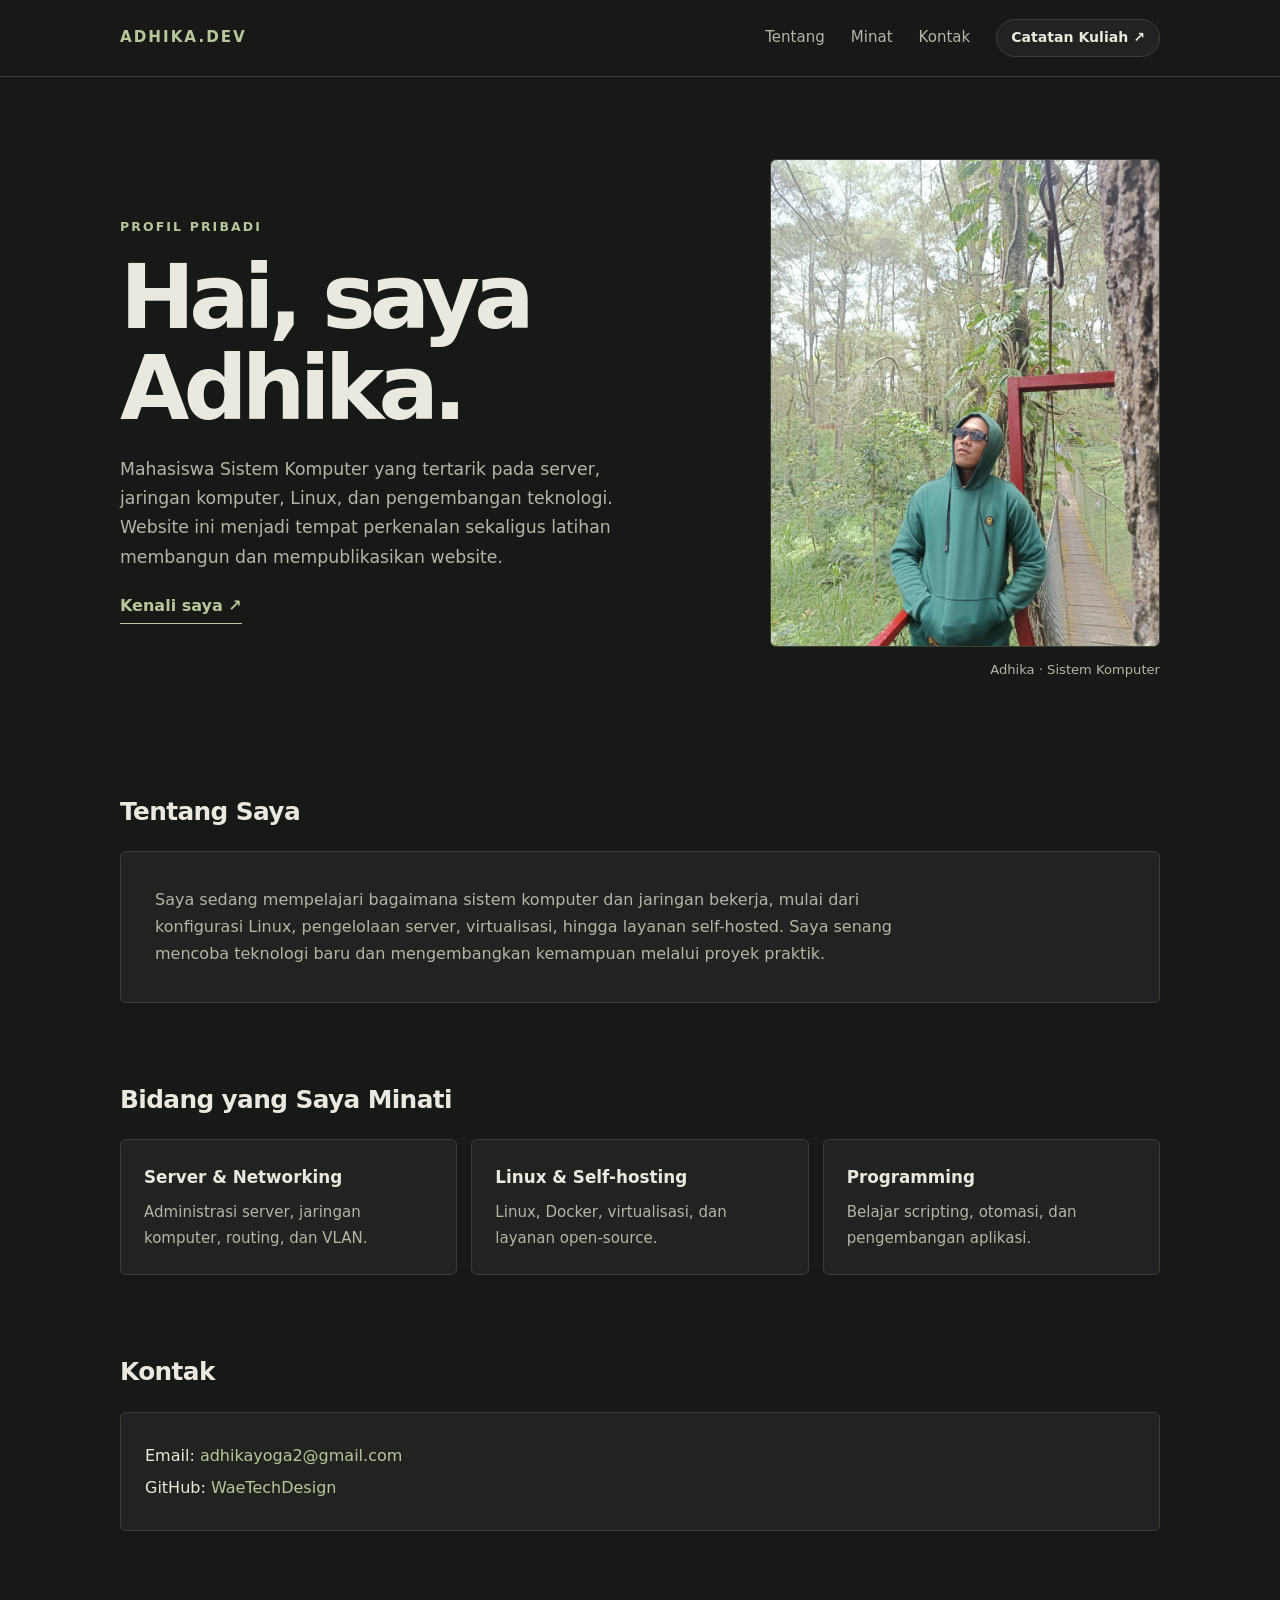
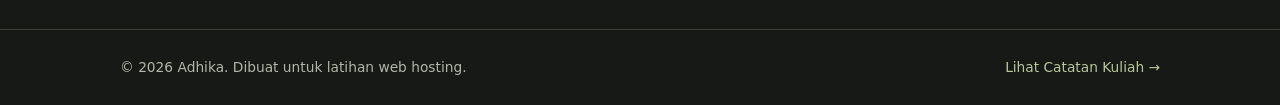
<file: index.html>
<!DOCTYPE html>
<html lang="id">
<head>
  <meta charset="UTF-8">
  <meta name="viewport" content="width=device-width, initial-scale=1.0">
  <meta name="description" content="Profil pribadi Adhika, mahasiswa Sistem Komputer yang tertarik pada server, jaringan, dan Linux.">
  <title>Adhika &mdash; Profil Pribadi</title>
  <link rel="stylesheet" href="style.css">
  <script src="script.js" defer></script>
</head>
<body>
  <header>
    <nav class="container" aria-label="Navigasi utama">
      <a class="brand" href="index.html">ADHIKA.DEV</a>
      <div class="nav-links">
        <a href="#tentang">Tentang</a>
        <a href="#minat">Minat</a>
        <a href="#kontak">Kontak</a>
        <a href="kuliah.html" class="nav-pill">Catatan Kuliah &#x2197;</a>
      </div>
    </nav>
  </header>

  <main class="container">
    <div class="hero">
      <div>
        <div class="eyebrow">Profil Pribadi</div>
        <h1>Hai, saya<br>Adhika.</h1>
        <p class="intro">Mahasiswa Sistem Komputer yang tertarik pada server, jaringan komputer, Linux, dan pengembangan teknologi. Website ini menjadi tempat perkenalan sekaligus latihan membangun dan mempublikasikan website.</p>
        <a class="text-link" href="#tentang">Kenali saya <span aria-hidden="true">↗</span></a>
      </div>
      <div class="portrait-wrap">
        <img class="portrait" src="assets/adhika-profile.jpg" alt="Foto profil Adhika di area hutan">
        <div class="portrait-caption">Adhika · Sistem Komputer</div>
      </div>
    </div>

    <section id="tentang">
      <h2 class="section-heading">Tentang Saya</h2>
      <div class="about">
        <p>Saya sedang mempelajari bagaimana sistem komputer dan jaringan bekerja, mulai dari konfigurasi Linux, pengelolaan server, virtualisasi, hingga layanan self-hosted. Saya senang mencoba teknologi baru dan mengembangkan kemampuan melalui proyek praktik.</p>
      </div>
    </section>

    <section id="minat">
      <h2 class="section-heading">Bidang yang Saya Minati</h2>
      <div class="skills">
        <article class="skill-card">
          <h3>Server &amp; Networking</h3>
          <p>Administrasi server, jaringan komputer, routing, dan VLAN.</p>
        </article>
        <article class="skill-card">
          <h3>Linux &amp; Self-hosting</h3>
          <p>Linux, Docker, virtualisasi, dan layanan open-source.</p>
        </article>
        <article class="skill-card">
          <h3>Programming</h3>
          <p>Belajar scripting, otomasi, dan pengembangan aplikasi.</p>
        </article>
      </div>
    </section>

    <section id="kontak">
      <h2 class="section-heading">Kontak</h2>
      <div class="contact">
        <p>Email: <a class="contact-link" href="mailto:adhikayoga2@gmail.com">adhikayoga2@gmail.com</a></p>
        <p>GitHub: <a class="contact-link" href="https://github.com/WaeTechDesign" target="_blank" rel="noopener noreferrer">WaeTechDesign</a></p>
      </div>
    </section>
  </main>

  <footer>
    <div class="container">
      <div>&copy; <span id="year"></span> Adhika. Dibuat untuk latihan web hosting.</div>
      <div><a href="kuliah.html" class="contact-link">Lihat Catatan Kuliah &rarr;</a></div>
    </div>
  </footer>
</body>
</html>
</file>
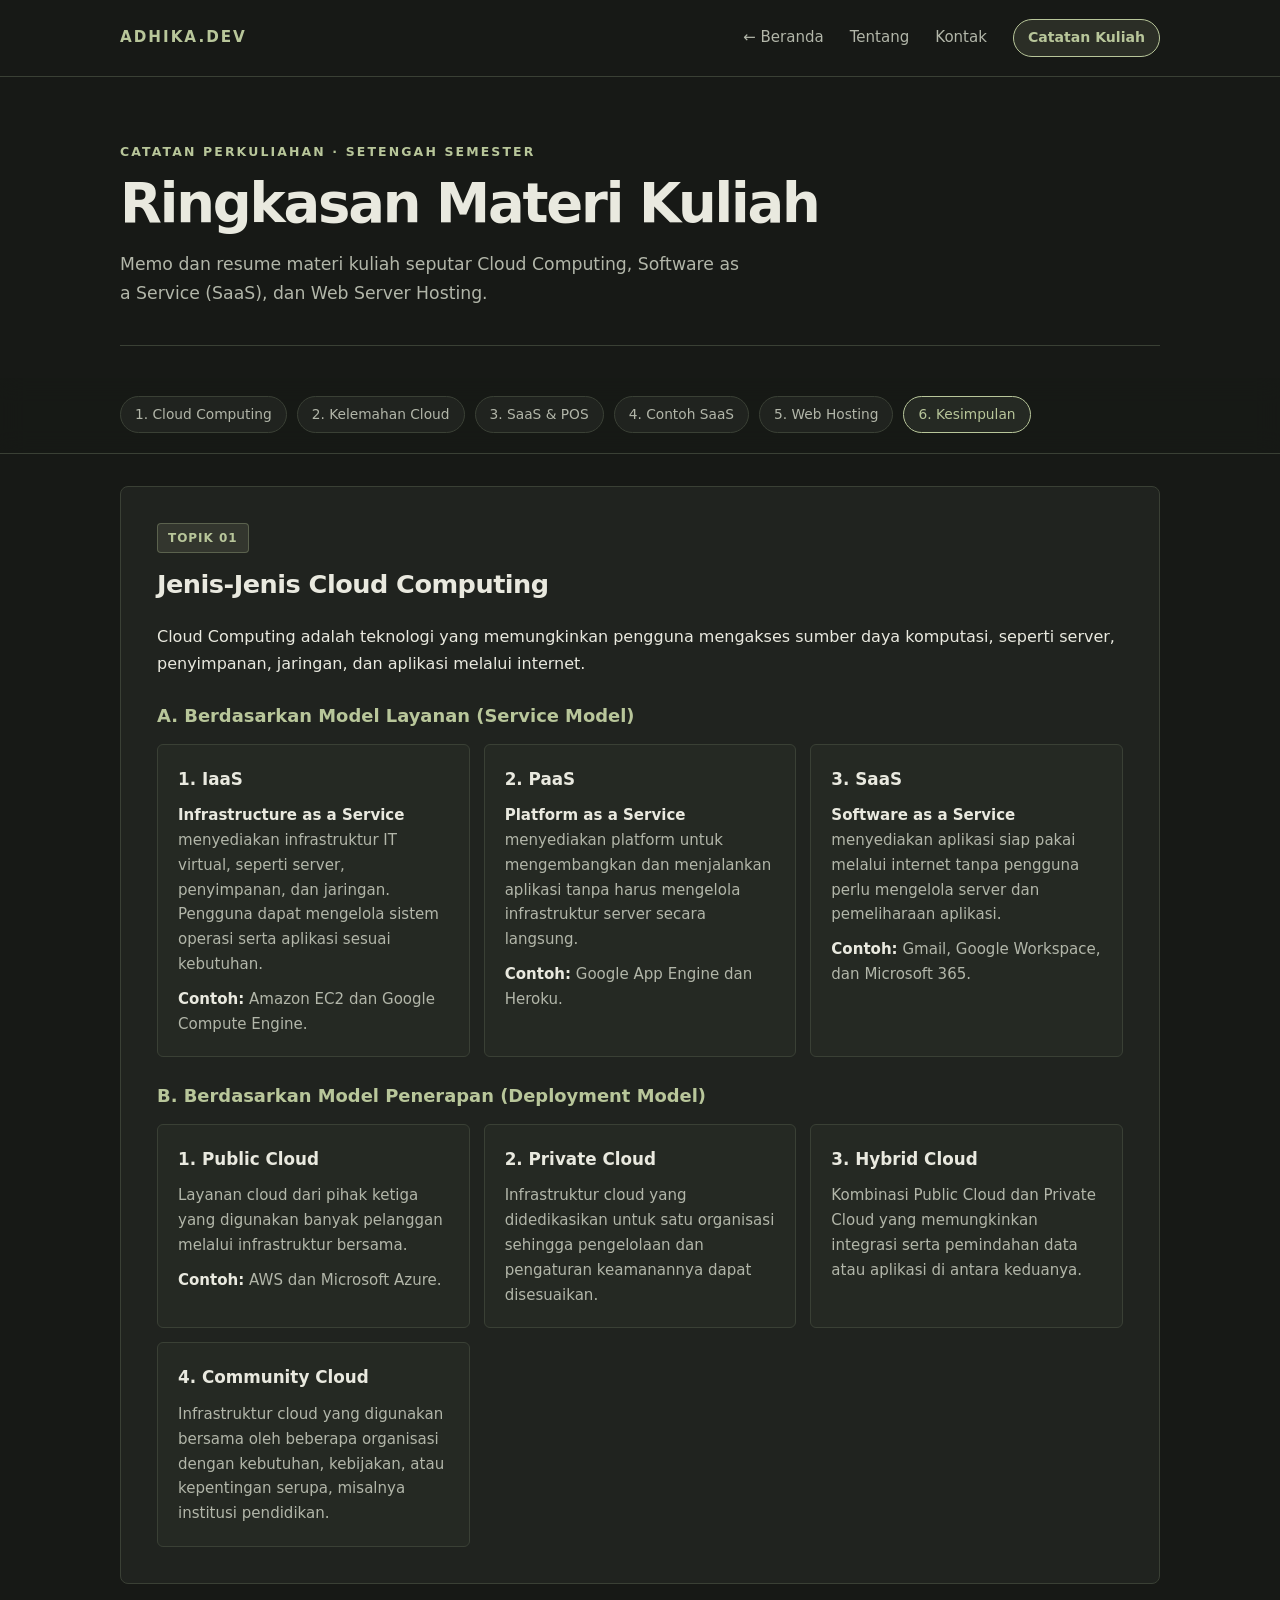
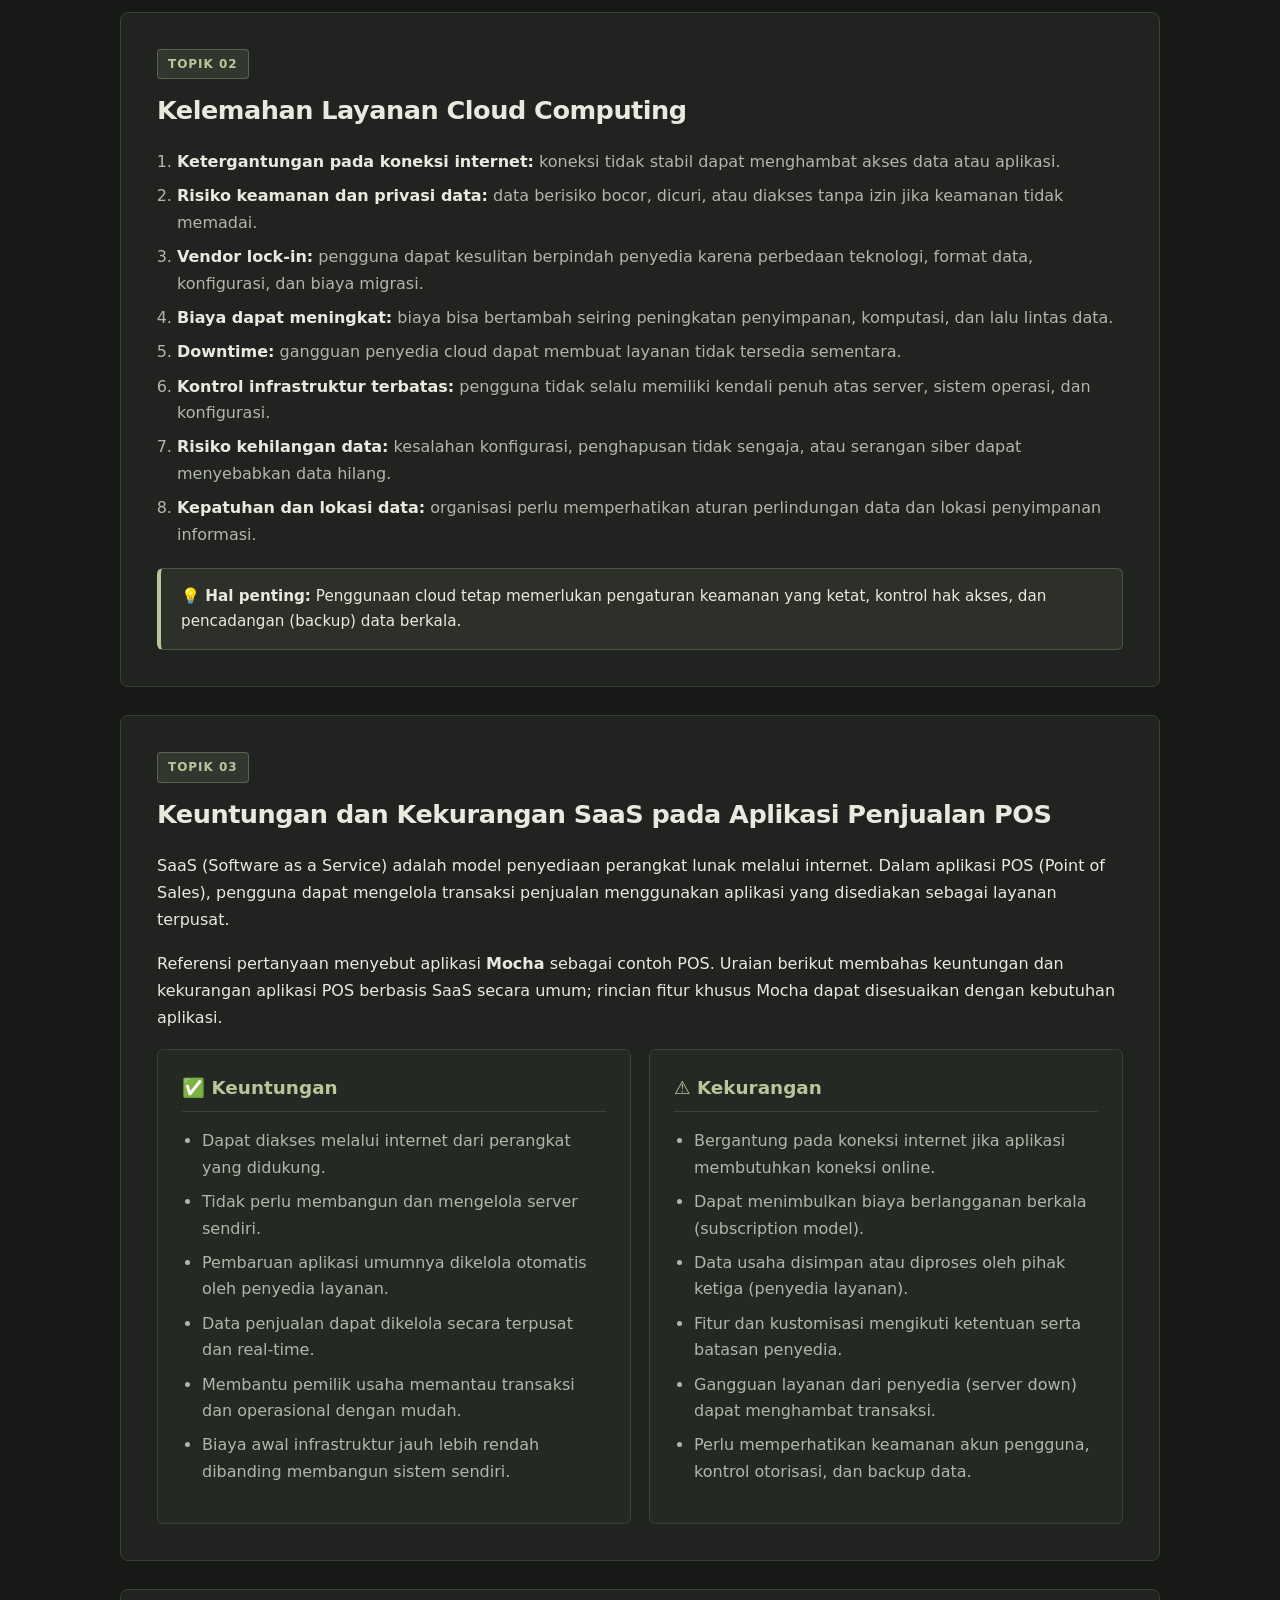
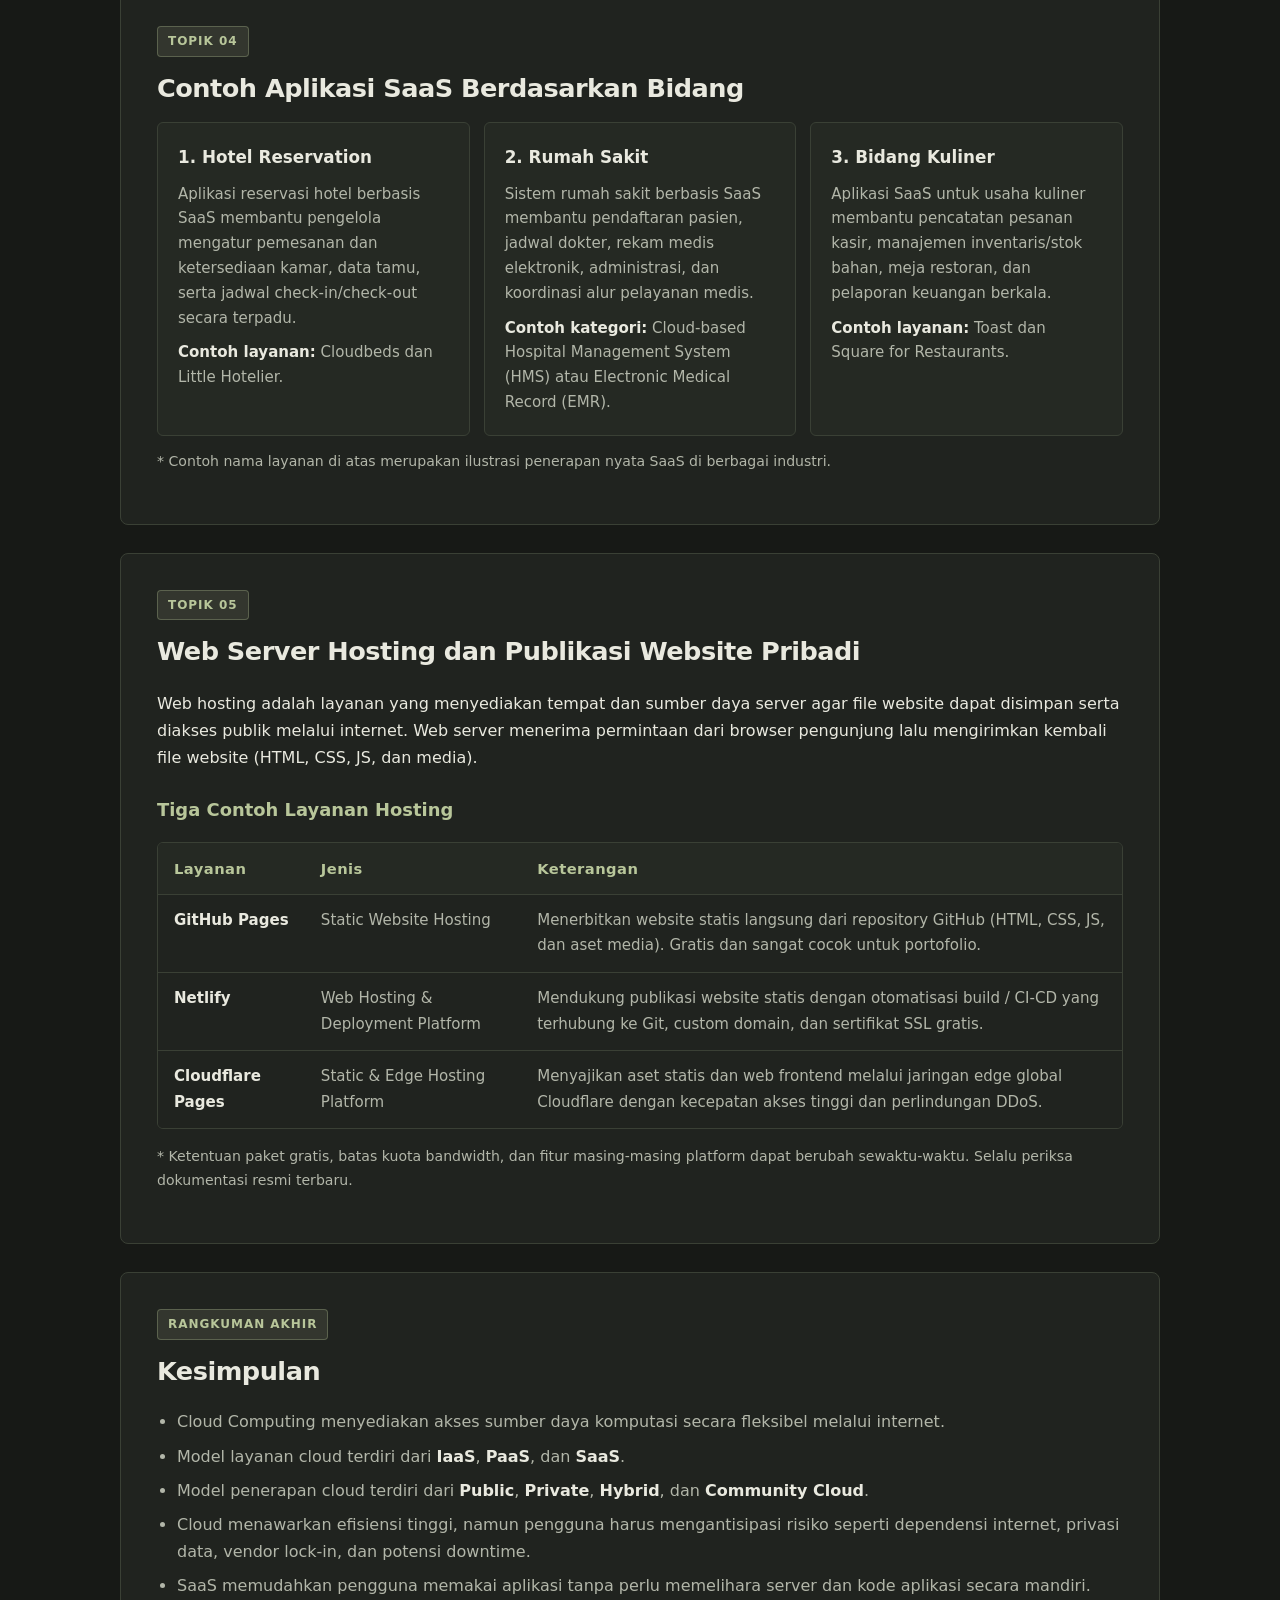
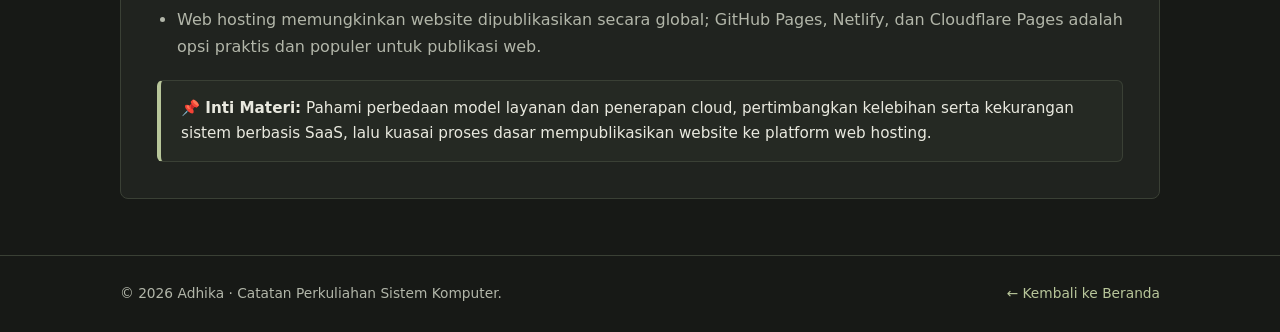
<file: kuliah.html>
<!DOCTYPE html>
<html lang="id">
<head>
  <meta charset="UTF-8">
  <meta name="viewport" content="width=device-width, initial-scale=1.0">
  <meta name="description" content="Ringkasan materi perkuliahan Adhika: Cloud Computing, SaaS, dan Web Hosting.">
  <title>Ringkasan Materi Kuliah &mdash; Adhika</title>
  <link rel="stylesheet" href="style.css">
  <script src="script.js" defer></script>
</head>
<body>
  <header>
    <nav class="container" aria-label="Navigasi utama">
      <a class="brand" href="index.html">ADHIKA.DEV</a>
      <div class="nav-links">
        <a href="index.html">&larr; Beranda</a>
        <a href="index.html#tentang">Tentang</a>
        <a href="index.html#kontak">Kontak</a>
        <a href="kuliah.html" class="nav-pill active">Catatan Kuliah</a>
      </div>
    </nav>
  </header>

  <div class="container">
    <header class="page-header">
      <div class="eyebrow">Catatan Perkuliahan &middot; Setengah Semester</div>
      <h1 class="page-title">Ringkasan Materi Kuliah</h1>
      <p class="intro">Memo dan resume materi kuliah seputar Cloud Computing, Software as a Service (SaaS), dan Web Server Hosting.</p>
    </header>
  </div>

  <!-- Sticky Pill Navigasi Topik -->
  <nav class="topic-nav" aria-label="Navigasi topik catatan">
    <div class="container">
      <div class="topic-nav-inner">
        <a href="#cloud" class="topic-pill active">1. Cloud Computing</a>
        <a href="#kelemahan" class="topic-pill">2. Kelemahan Cloud</a>
        <a href="#saas" class="topic-pill">3. SaaS &amp; POS</a>
        <a href="#contoh" class="topic-pill">4. Contoh SaaS</a>
        <a href="#hosting" class="topic-pill">5. Web Hosting</a>
        <a href="#kesimpulan" class="topic-pill">6. Kesimpulan</a>
      </div>
    </div>
  </nav>

  <main class="container">
    <!-- Topik 1 -->
    <section id="cloud" class="content-section">
      <span class="tag">Topik 01</span>
      <h2>Jenis-Jenis Cloud Computing</h2>
      <p>Cloud Computing adalah teknologi yang memungkinkan pengguna mengakses sumber daya komputasi, seperti server, penyimpanan, jaringan, dan aplikasi melalui internet.</p>

      <h3>A. Berdasarkan Model Layanan (Service Model)</h3>
      <div class="cards">
        <article class="memo-card">
          <h3>1. IaaS</h3>
          <p><b>Infrastructure as a Service</b> menyediakan infrastruktur IT virtual, seperti server, penyimpanan, dan jaringan. Pengguna dapat mengelola sistem operasi serta aplikasi sesuai kebutuhan.</p>
          <p><b>Contoh:</b> Amazon EC2 dan Google Compute Engine.</p>
        </article>

        <article class="memo-card">
          <h3>2. PaaS</h3>
          <p><b>Platform as a Service</b> menyediakan platform untuk mengembangkan dan menjalankan aplikasi tanpa harus mengelola infrastruktur server secara langsung.</p>
          <p><b>Contoh:</b> Google App Engine dan Heroku.</p>
        </article>

        <article class="memo-card">
          <h3>3. SaaS</h3>
          <p><b>Software as a Service</b> menyediakan aplikasi siap pakai melalui internet tanpa pengguna perlu mengelola server dan pemeliharaan aplikasi.</p>
          <p><b>Contoh:</b> Gmail, Google Workspace, dan Microsoft 365.</p>
        </article>
      </div>

      <h3>B. Berdasarkan Model Penerapan (Deployment Model)</h3>
      <div class="cards">
        <article class="memo-card">
          <h3>1. Public Cloud</h3>
          <p>Layanan cloud dari pihak ketiga yang digunakan banyak pelanggan melalui infrastruktur bersama.</p>
          <p><b>Contoh:</b> AWS dan Microsoft Azure.</p>
        </article>

        <article class="memo-card">
          <h3>2. Private Cloud</h3>
          <p>Infrastruktur cloud yang didedikasikan untuk satu organisasi sehingga pengelolaan dan pengaturan keamanannya dapat disesuaikan.</p>
        </article>

        <article class="memo-card">
          <h3>3. Hybrid Cloud</h3>
          <p>Kombinasi Public Cloud dan Private Cloud yang memungkinkan integrasi serta pemindahan data atau aplikasi di antara keduanya.</p>
        </article>

        <article class="memo-card">
          <h3>4. Community Cloud</h3>
          <p>Infrastruktur cloud yang digunakan bersama oleh beberapa organisasi dengan kebutuhan, kebijakan, atau kepentingan serupa, misalnya institusi pendidikan.</p>
        </article>
      </div>
    </section>

    <!-- Topik 2 -->
    <section id="kelemahan" class="content-section">
      <span class="tag">Topik 02</span>
      <h2>Kelemahan Layanan Cloud Computing</h2>
      <ol>
        <li><b>Ketergantungan pada koneksi internet:</b> koneksi tidak stabil dapat menghambat akses data atau aplikasi.</li>
        <li><b>Risiko keamanan dan privasi data:</b> data berisiko bocor, dicuri, atau diakses tanpa izin jika keamanan tidak memadai.</li>
        <li><b>Vendor lock-in:</b> pengguna dapat kesulitan berpindah penyedia karena perbedaan teknologi, format data, konfigurasi, dan biaya migrasi.</li>
        <li><b>Biaya dapat meningkat:</b> biaya bisa bertambah seiring peningkatan penyimpanan, komputasi, dan lalu lintas data.</li>
        <li><b>Downtime:</b> gangguan penyedia cloud dapat membuat layanan tidak tersedia sementara.</li>
        <li><b>Kontrol infrastruktur terbatas:</b> pengguna tidak selalu memiliki kendali penuh atas server, sistem operasi, dan konfigurasi.</li>
        <li><b>Risiko kehilangan data:</b> kesalahan konfigurasi, penghapusan tidak sengaja, atau serangan siber dapat menyebabkan data hilang.</li>
        <li><b>Kepatuhan dan lokasi data:</b> organisasi perlu memperhatikan aturan perlindungan data dan lokasi penyimpanan informasi.</li>
      </ol>
      <div class="note">
        <b>💡 Hal penting:</b> Penggunaan cloud tetap memerlukan pengaturan keamanan yang ketat, kontrol hak akses, dan pencadangan (backup) data berkala.
      </div>
    </section>

    <!-- Topik 3 -->
    <section id="saas" class="content-section">
      <span class="tag">Topik 03</span>
      <h2>Keuntungan dan Kekurangan SaaS pada Aplikasi Penjualan POS</h2>
      <p>SaaS (Software as a Service) adalah model penyediaan perangkat lunak melalui internet. Dalam aplikasi POS (Point of Sales), pengguna dapat mengelola transaksi penjualan menggunakan aplikasi yang disediakan sebagai layanan terpusat.</p>
      <p>Referensi pertanyaan menyebut aplikasi <b>Mocha</b> sebagai contoh POS. Uraian berikut membahas keuntungan dan kekurangan aplikasi POS berbasis SaaS secara umum; rincian fitur khusus Mocha dapat disesuaikan dengan kebutuhan aplikasi.</p>

      <div class="two-cols">
        <div class="col-box">
          <h3>✅ Keuntungan</h3>
          <ul>
            <li>Dapat diakses melalui internet dari perangkat yang didukung.</li>
            <li>Tidak perlu membangun dan mengelola server sendiri.</li>
            <li>Pembaruan aplikasi umumnya dikelola otomatis oleh penyedia layanan.</li>
            <li>Data penjualan dapat dikelola secara terpusat dan real-time.</li>
            <li>Membantu pemilik usaha memantau transaksi dan operasional dengan mudah.</li>
            <li>Biaya awal infrastruktur jauh lebih rendah dibanding membangun sistem sendiri.</li>
          </ul>
        </div>

        <div class="col-box">
          <h3>⚠️ Kekurangan</h3>
          <ul>
            <li>Bergantung pada koneksi internet jika aplikasi membutuhkan koneksi online.</li>
            <li>Dapat menimbulkan biaya berlangganan berkala (subscription model).</li>
            <li>Data usaha disimpan atau diproses oleh pihak ketiga (penyedia layanan).</li>
            <li>Fitur dan kustomisasi mengikuti ketentuan serta batasan penyedia.</li>
            <li>Gangguan layanan dari penyedia (server down) dapat menghambat transaksi.</li>
            <li>Perlu memperhatikan keamanan akun pengguna, kontrol otorisasi, dan backup data.</li>
          </ul>
        </div>
      </div>
    </section>

    <!-- Topik 4 -->
    <section id="contoh" class="content-section">
      <span class="tag">Topik 04</span>
      <h2>Contoh Aplikasi SaaS Berdasarkan Bidang</h2>
      <div class="cards">
        <article class="memo-card">
          <h3>1. Hotel Reservation</h3>
          <p>Aplikasi reservasi hotel berbasis SaaS membantu pengelola mengatur pemesanan dan ketersediaan kamar, data tamu, serta jadwal check-in/check-out secara terpadu.</p>
          <p><b>Contoh layanan:</b> Cloudbeds dan Little Hotelier.</p>
        </article>

        <article class="memo-card">
          <h3>2. Rumah Sakit</h3>
          <p>Sistem rumah sakit berbasis SaaS membantu pendaftaran pasien, jadwal dokter, rekam medis elektronik, administrasi, dan koordinasi alur pelayanan medis.</p>
          <p><b>Contoh kategori:</b> Cloud-based Hospital Management System (HMS) atau Electronic Medical Record (EMR).</p>
        </article>

        <article class="memo-card">
          <h3>3. Bidang Kuliner</h3>
          <p>Aplikasi SaaS untuk usaha kuliner membantu pencatatan pesanan kasir, manajemen inventaris/stok bahan, meja restoran, dan pelaporan keuangan berkala.</p>
          <p><b>Contoh layanan:</b> Toast dan Square for Restaurants.</p>
        </article>
      </div>
      <p class="muted">* Contoh nama layanan di atas merupakan ilustrasi penerapan nyata SaaS di berbagai industri.</p>
    </section>

    <!-- Topik 5 -->
    <section id="hosting" class="content-section">
      <span class="tag">Topik 05</span>
      <h2>Web Server Hosting dan Publikasi Website Pribadi</h2>
      <p>Web hosting adalah layanan yang menyediakan tempat dan sumber daya server agar file website dapat disimpan serta diakses publik melalui internet. Web server menerima permintaan dari browser pengunjung lalu mengirimkan kembali file website (HTML, CSS, JS, dan media).</p>

      <h3>Tiga Contoh Layanan Hosting</h3>
      <div class="table-wrap">
        <table>
          <thead>
            <tr>
              <th>Layanan</th>
              <th>Jenis</th>
              <th>Keterangan</th>
            </tr>
          </thead>
          <tbody>
            <tr>
              <td><b>GitHub Pages</b></td>
              <td>Static Website Hosting</td>
              <td>Menerbitkan website statis langsung dari repository GitHub (HTML, CSS, JS, dan aset media). Gratis dan sangat cocok untuk portofolio.</td>
            </tr>
            <tr>
              <td><b>Netlify</b></td>
              <td>Web Hosting &amp; Deployment Platform</td>
              <td>Mendukung publikasi website statis dengan otomatisasi build / CI-CD yang terhubung ke Git, custom domain, dan sertifikat SSL gratis.</td>
            </tr>
            <tr>
              <td><b>Cloudflare Pages</b></td>
              <td>Static &amp; Edge Hosting Platform</td>
              <td>Menyajikan aset statis dan web frontend melalui jaringan edge global Cloudflare dengan kecepatan akses tinggi dan perlindungan DDoS.</td>
            </tr>
          </tbody>
        </table>
      </div>
      <p class="muted">* Ketentuan paket gratis, batas kuota bandwidth, dan fitur masing-masing platform dapat berubah sewaktu-waktu. Selalu periksa dokumentasi resmi terbaru.</p>
    </section>

    <!-- Topik 6 -->
    <section id="kesimpulan" class="content-section">
      <span class="tag">Rangkuman Akhir</span>
      <h2>Kesimpulan</h2>
      <ul>
        <li>Cloud Computing menyediakan akses sumber daya komputasi secara fleksibel melalui internet.</li>
        <li>Model layanan cloud terdiri dari <b>IaaS</b>, <b>PaaS</b>, dan <b>SaaS</b>.</li>
        <li>Model penerapan cloud terdiri dari <b>Public</b>, <b>Private</b>, <b>Hybrid</b>, dan <b>Community Cloud</b>.</li>
        <li>Cloud menawarkan efisiensi tinggi, namun pengguna harus mengantisipasi risiko seperti dependensi internet, privasi data, vendor lock-in, dan potensi downtime.</li>
        <li>SaaS memudahkan pengguna memakai aplikasi tanpa perlu memelihara server dan kode aplikasi secara mandiri.</li>
        <li>Web hosting memungkinkan website dipublikasikan secara global; GitHub Pages, Netlify, dan Cloudflare Pages adalah opsi praktis dan populer untuk publikasi web.</li>
      </ul>

      <div class="summary">
        <b>📌 Inti Materi:</b> Pahami perbedaan model layanan dan penerapan cloud, pertimbangkan kelebihan serta kekurangan sistem berbasis SaaS, lalu kuasai proses dasar mempublikasikan website ke platform web hosting.
      </div>
    </section>
  </main>

  <footer>
    <div class="container">
      <div>&copy; <span id="year"></span> Adhika &middot; Catatan Perkuliahan Sistem Komputer.</div>
      <div><a href="index.html" class="contact-link">&larr; Kembali ke Beranda</a></div>
    </div>
  </footer>
</body>
</html>
</file>
<file: style.css>
:root {
  color-scheme: dark;
  --bg: #171916;
  --surface: #20231f;
  --surface-soft: #252923;
  --text: #e9e9df;
  --muted: #b2b6a9;
  --accent: #b8c69a;
  --accent-soft: rgba(184, 198, 154, 0.12);
  --line: #3a4035;
  --line-soft: #2c3127;
  --max-width: 1040px;
}

* {
  box-sizing: border-box;
}

html {
  scroll-behavior: smooth;
}

body {
  margin: 0;
  background: var(--bg);
  color: var(--text);
  font-family: Inter, ui-sans-serif, system-ui, -apple-system, "Segoe UI", sans-serif;
  line-height: 1.7;
}

a {
  color: inherit;
}

.container {
  width: min(var(--max-width), 88%);
  margin-inline: auto;
}

header {
  border-bottom: 1px solid var(--line);
  background: var(--bg);
}

nav {
  min-height: 76px;
  display: flex;
  align-items: center;
  justify-content: space-between;
  gap: 24px;
}

.brand {
  color: var(--accent);
  font-size: .95rem;
  font-weight: 750;
  letter-spacing: .13em;
  text-decoration: none;
  transition: opacity 0.2s ease;
}

.brand:hover {
  opacity: 0.85;
}

.nav-links {
  display: flex;
  align-items: center;
  gap: 26px;
}

.nav-links a {
  color: var(--muted);
  font-size: .94rem;
  text-decoration: none;
  transition: color 0.2s ease;
}

.nav-links a:hover,
.nav-links a.active,
.contact-link:hover {
  color: var(--accent);
}

.nav-pill {
  background: var(--surface);
  border: 1px solid var(--line);
  padding: 6px 14px;
  border-radius: 999px;
  color: var(--text) !important;
  font-weight: 600;
  font-size: 0.88rem !important;
  transition: all 0.2s ease !important;
}

.nav-pill:hover,
.nav-pill.active {
  background: var(--accent-soft);
  border-color: var(--accent);
  color: var(--accent) !important;
}

.hero {
  display: grid;
  grid-template-columns: 1.15fr .85fr;
  align-items: center;
  gap: clamp(36px, 7vw, 84px);
  padding-block: 82px 76px;
}

.page-header {
  padding-block: 64px 36px;
  border-bottom: 1px solid var(--line);
  margin-bottom: 32px;
}

.eyebrow {
  color: var(--accent);
  font-size: .78rem;
  font-weight: 700;
  letter-spacing: .17em;
  text-transform: uppercase;
}

h1 {
  margin: 15px 0 20px;
  font-size: clamp(3rem, 7vw, 5.6rem);
  line-height: 1.02;
  letter-spacing: -.065em;
  font-weight: 720;
}

.page-title {
  font-size: clamp(2.2rem, 5vw, 3.4rem);
  line-height: 1.1;
  letter-spacing: -.04em;
  margin: 12px 0 16px;
}

.intro {
  max-width: 620px;
  color: var(--muted);
  font-size: 1.08rem;
  margin: 0;
}

.text-link {
  display: inline-block;
  margin-top: 20px;
  padding-bottom: 4px;
  color: var(--accent);
  border-bottom: 1px solid var(--accent);
  text-decoration: none;
  font-weight: 650;
  transition: opacity 0.2s ease;
}

.text-link:hover {
  opacity: 0.85;
}

.portrait-wrap {
  position: relative;
  width: min(100%, 390px);
  justify-self: end;
}

.portrait {
  display: block;
  width: 100%;
  aspect-ratio: 4 / 5;
  object-fit: cover;
  object-position: center 43%;
  border-radius: 6px;
  filter: saturate(.82);
  border: 1px solid var(--line);
}

.portrait-caption {
  margin-top: 12px;
  color: var(--muted);
  font-size: .82rem;
  text-align: right;
}

section {
  padding-block: 34px 42px;
  scroll-margin-top: 80px;
}

.content-section {
  background: var(--surface);
  border: 1px solid var(--line);
  border-radius: 8px;
  padding: clamp(22px, 4vw, 36px);
  margin-bottom: 28px;
  scroll-margin-top: 84px;
}

.section-heading {
  margin: 0 0 18px;
  font-size: 1.55rem;
  font-weight: 650;
  letter-spacing: -.025em;
}

h2 {
  font-size: 1.6rem;
  margin: 0 0 12px;
  letter-spacing: -.02em;
  color: var(--text);
}

h3 {
  font-size: 1.12rem;
  color: var(--accent);
  margin: 24px 0 12px;
  font-weight: 650;
}

.about,
.skill-card,
.contact {
  background: var(--surface);
  border: 1px solid var(--line);
  border-radius: 6px;
}

.about {
  padding: clamp(22px, 4vw, 34px);
}

.about p {
  margin: 0;
  color: var(--muted);
  max-width: 790px;
}

.skills {
  display: grid;
  grid-template-columns: repeat(3, 1fr);
  gap: 14px;
}

.skill-card {
  padding: 23px;
  transition: transform 0.2s ease, border-color 0.2s ease;
}

.skill-card:hover {
  border-color: var(--accent);
  transform: translateY(-2px);
}

.skill-card h3 {
  margin: 0 0 9px;
  font-size: 1.05rem;
  color: var(--text);
}

.skill-card p {
  margin: 0;
  color: var(--muted);
  font-size: .94rem;
}

.contact {
  padding: 24px;
}

.contact p {
  margin: 5px 0;
}

.contact-link {
  color: var(--accent);
  text-decoration: none;
  overflow-wrap: anywhere;
}

.topic-nav {
  position: sticky;
  top: 0;
  z-index: 20;
  background: rgba(23, 25, 22, 0.92);
  backdrop-filter: blur(12px);
  -webkit-backdrop-filter: blur(12px);
  border-bottom: 1px solid var(--line);
  padding-block: 10px;
  margin-bottom: 32px;
}

.topic-nav-inner {
  display: flex;
  align-items: center;
  gap: 10px;
  overflow-x: auto;
  scrollbar-width: thin;
  padding-bottom: 2px;
}

.topic-pill {
  white-space: nowrap;
  text-decoration: none;
  color: var(--muted);
  font-size: 0.86rem;
  padding: 6px 14px;
  border-radius: 999px;
  border: 1px solid var(--line);
  background: var(--surface);
  transition: all 0.2s ease;
}

.topic-pill:hover,
.topic-pill.active {
  color: var(--accent);
  border-color: var(--accent);
  background: var(--surface-soft);
}

.cards {
  display: grid;
  grid-template-columns: repeat(auto-fit, minmax(240px, 1fr));
  gap: 14px;
  margin-top: 12px;
}

.memo-card {
  background: var(--surface-soft);
  border: 1px solid var(--line);
  border-radius: 6px;
  padding: 20px;
  display: flex;
  flex-direction: column;
  transition: transform 0.2s ease, border-color 0.2s ease;
}

.memo-card:hover {
  border-color: var(--accent);
  transform: translateY(-2px);
}

.memo-card h3 {
  margin: 0 0 10px;
  font-size: 1.05rem;
  color: var(--text);
}

.memo-card p {
  margin: 0 0 10px;
  color: var(--muted);
  font-size: 0.94rem;
  line-height: 1.65;
}

.memo-card p:last-child {
  margin-bottom: 0;
}

.memo-card b {
  color: var(--text);
}


.two-cols {
  display: grid;
  grid-template-columns: repeat(auto-fit, minmax(280px, 1fr));
  gap: 18px;
  margin-top: 18px;
}

.col-box {
  background: var(--surface-soft);
  border: 1px solid var(--line);
  border-radius: 6px;
  padding: 22px 24px;
}

.col-box h3 {
  margin-top: 0;
  font-size: 1.15rem;
  padding-bottom: 8px;
  border-bottom: 1px solid var(--line);
}

/* Lists */
ol, ul {
  padding-left: 20px;
  color: var(--muted);
}

li {
  margin-block: 8px;
  line-height: 1.65;
}

li b {
  color: var(--text);
}

.note,
.summary {
  padding: 15px 20px;
  border-radius: 6px;
  margin-top: 20px;
  font-size: 0.95rem;
  line-height: 1.65;
}

.note {
  background: rgba(184, 198, 154, 0.08);
  border: 1px solid rgba(184, 198, 154, 0.25);
  border-left: 4px solid var(--accent);
  color: var(--text);
}

.summary {
  background: var(--surface-soft);
  border: 1px solid var(--line);
  border-left: 4px solid var(--accent);
  color: var(--text);
}

.tag {
  display: inline-block;
  background: var(--accent-soft);
  color: var(--accent);
  border: 1px solid rgba(184, 198, 154, 0.3);
  padding: 4px 10px;
  border-radius: 4px;
  font-size: 0.75rem;
  font-weight: 700;
  letter-spacing: 0.08em;
  text-transform: uppercase;
  margin-bottom: 10px;
}

.muted {
  color: var(--muted);
  font-size: 0.88rem;
  margin-top: 14px;
}

.table-wrap {
  overflow-x: auto;
  margin-block: 16px;
  border-radius: 6px;
  border: 1px solid var(--line);
}

table {
  border-collapse: collapse;
  width: 100%;
  min-width: 540px;
}

th, td {
  padding: 13px 16px;
  text-align: left;
  vertical-align: top;
  border-bottom: 1px solid var(--line);
}

tr:last-child td {
  border-bottom: none;
}

th {
  background: var(--surface-soft);
  color: var(--accent);
  font-weight: 650;
  font-size: 0.92rem;
  letter-spacing: 0.03em;
}

td {
  color: var(--muted);
  font-size: 0.94rem;
  background: var(--surface);
}

td b {
  color: var(--text);
}

footer {
  margin-top: 56px;
  padding-block: 26px;
  border-top: 1px solid var(--line);
  color: var(--muted);
  font-size: .86rem;
}

footer .container {
  display: flex;
  justify-content: space-between;
  align-items: center;
  flex-wrap: wrap;
  gap: 12px;
}

@media (max-width: 720px) {
  .container {
    width: min(100% - 36px, var(--max-width));
  }

  nav {
    align-items: flex-start;
    flex-direction: column;
    justify-content: center;
    padding-block: 18px;
    gap: 12px;
  }

  .nav-links {
    flex-wrap: wrap;
    gap: 14px;
    width: 100%;
  }

  .hero {
    grid-template-columns: 1fr;
    padding-block: 55px 42px;
    gap: 30px;
  }

  .page-header {
    padding-block: 45px 26px;
  }

  .portrait-wrap {
    width: min(100%, 360px);
    justify-self: start;
  }

  .portrait-caption {
    text-align: left;
  }

  .skills {
    grid-template-columns: 1fr;
  }

  section {
    padding-block: 25px 30px;
  }

  footer .container {
    flex-direction: column;
    align-items: flex-start;
  }
}
</file>
